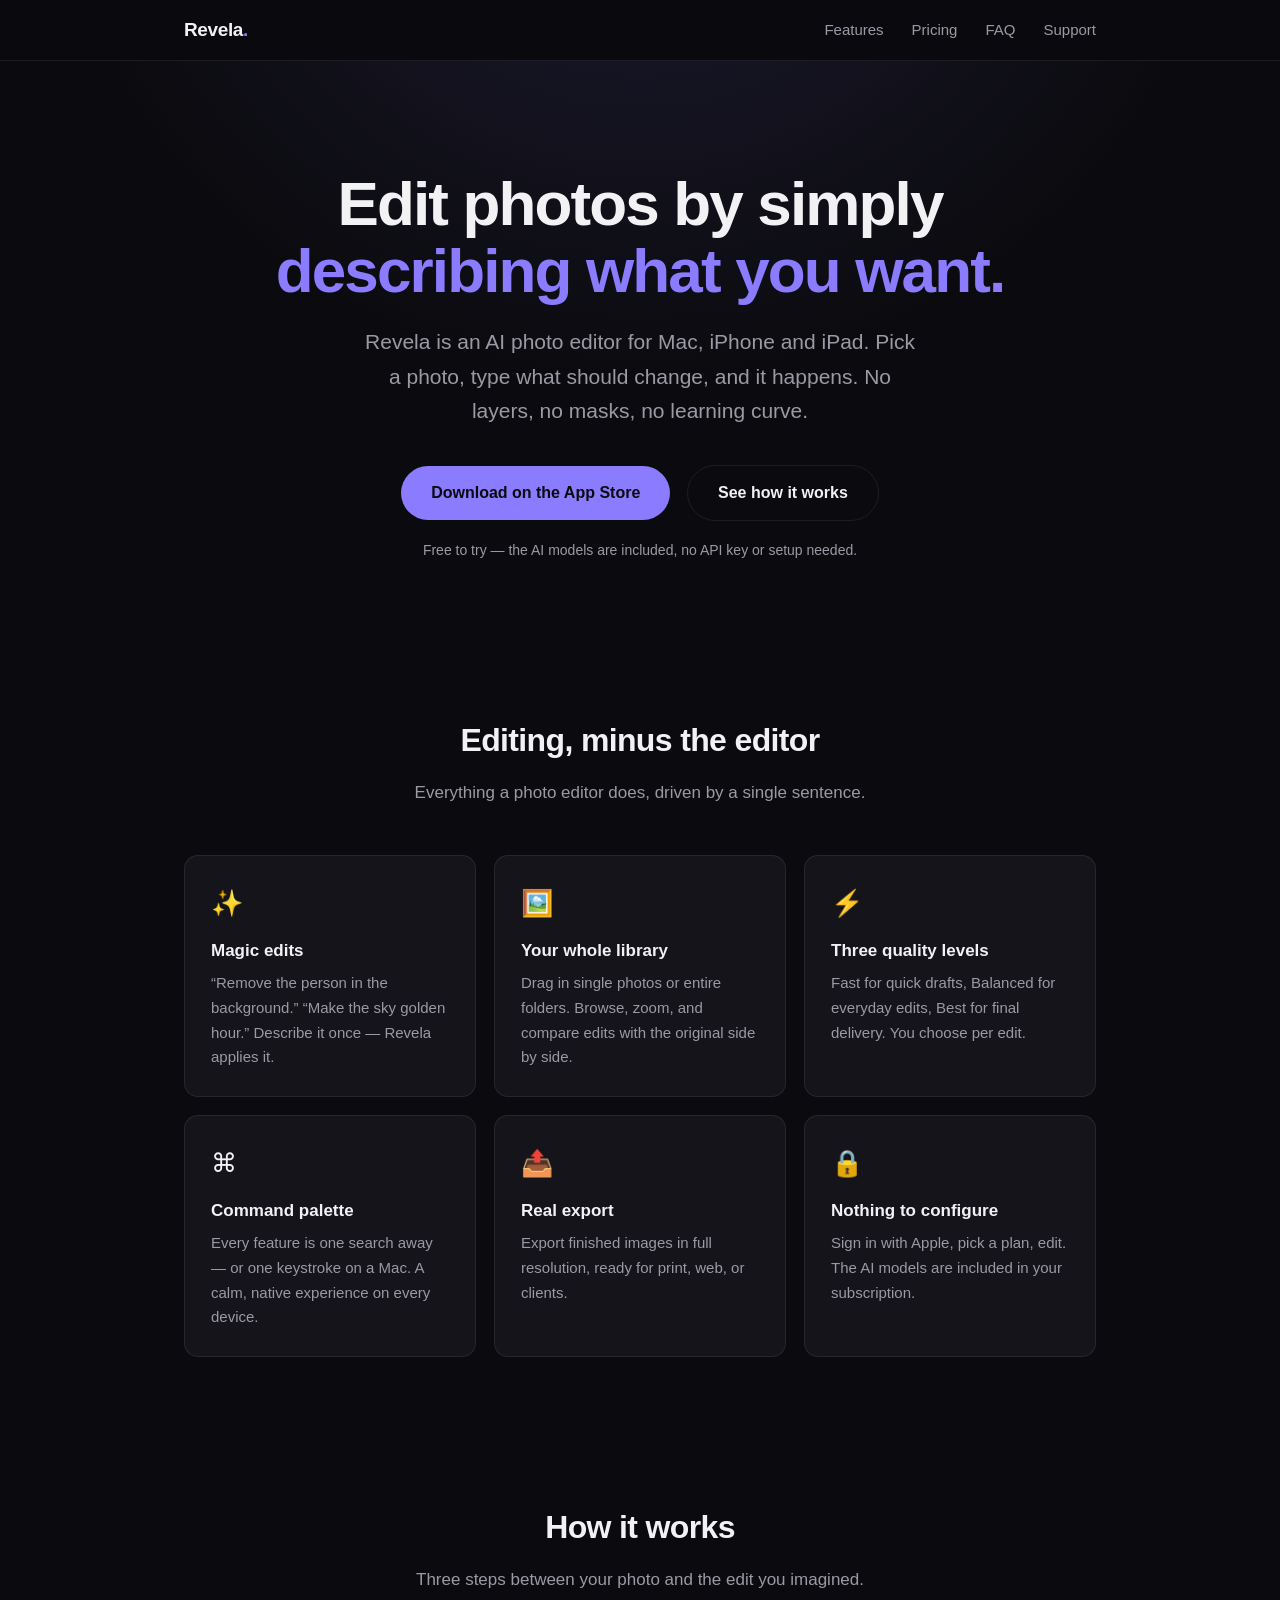
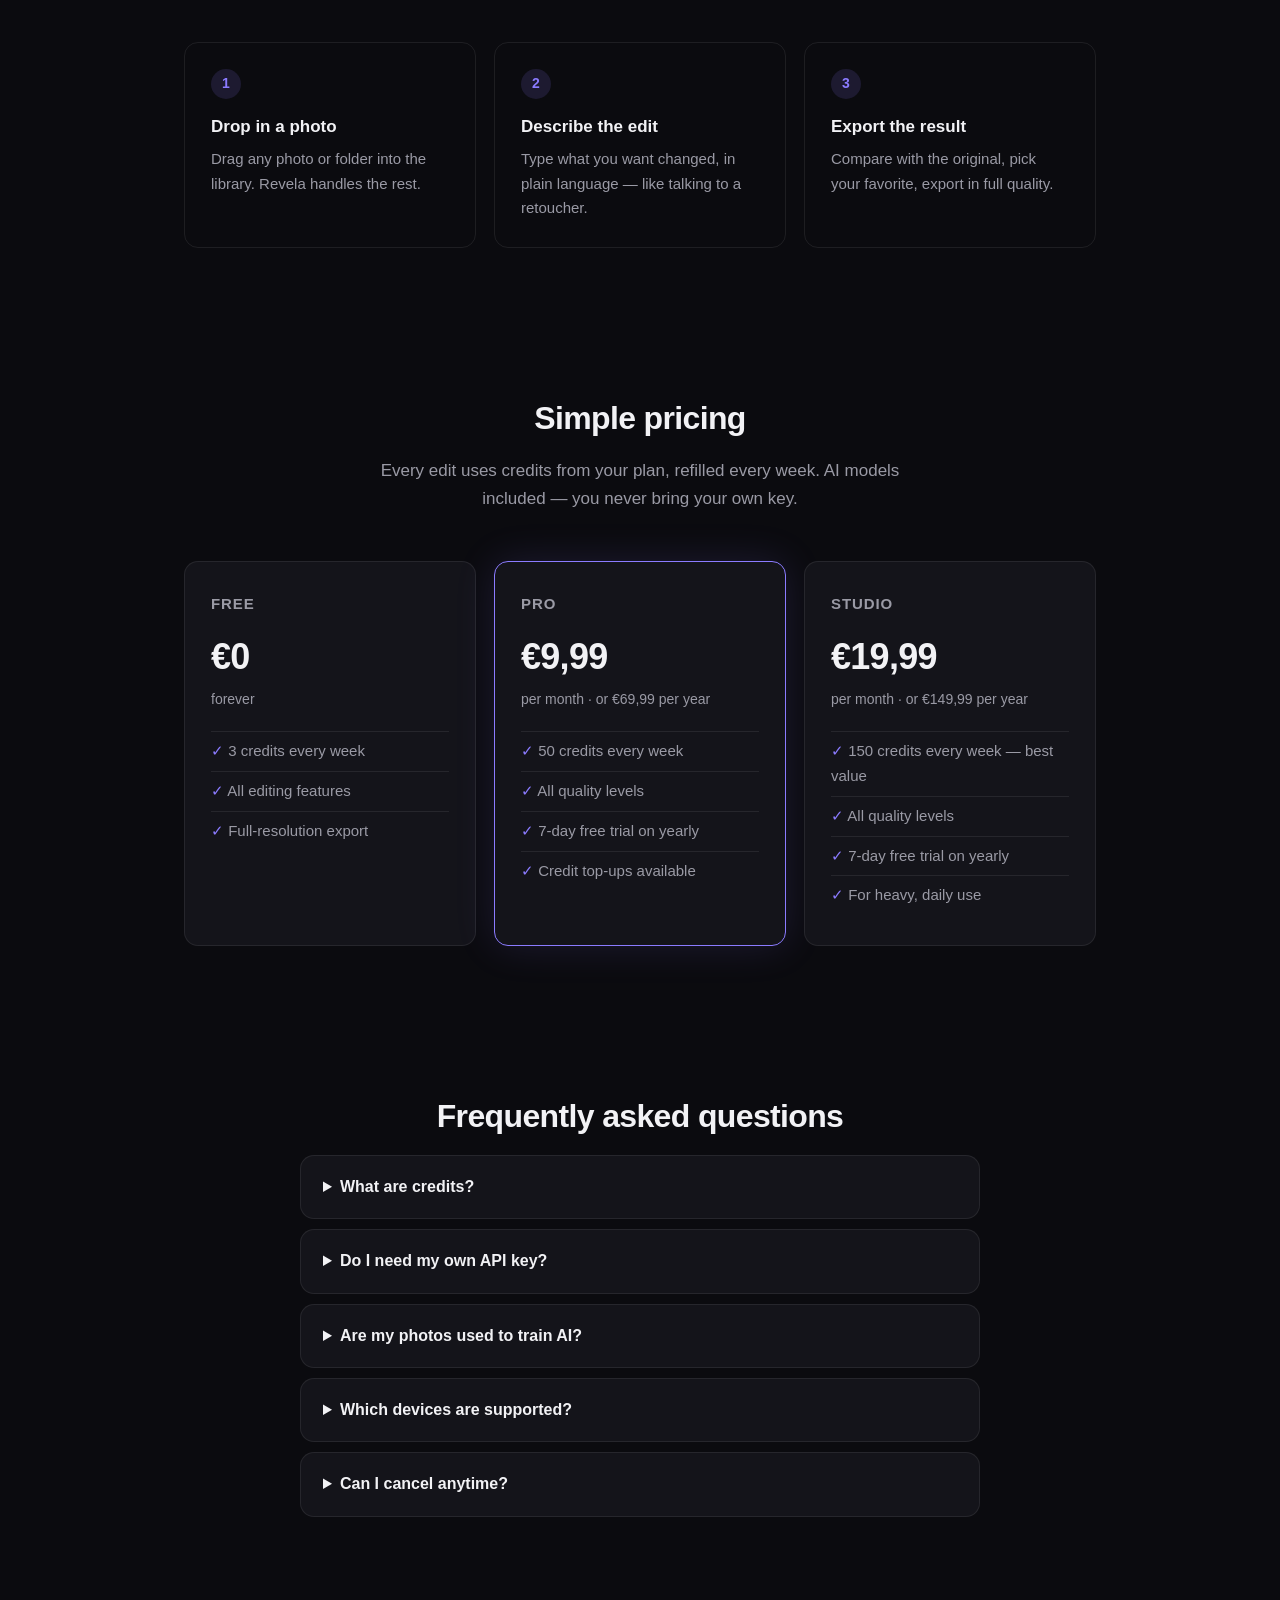
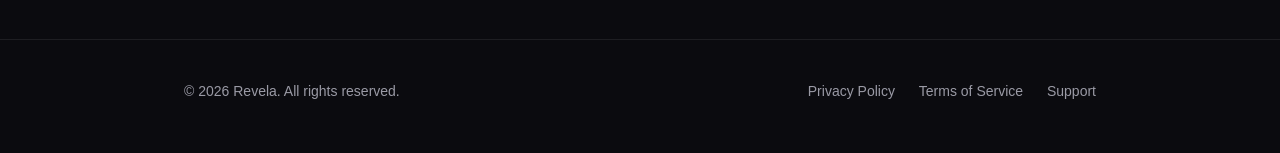
<file: index.html>
<!DOCTYPE html>
<html lang="en">
<head>
  <meta charset="UTF-8">
  <meta name="viewport" content="width=device-width, initial-scale=1.0">
  <title>Revela — Edit photos by describing what you want</title>
  <meta name="description" content="Revela is an app for Mac, iPhone and iPad that edits your photos with AI. Drop in a photo, describe the edit in plain language, and watch it happen. No layers, no learning curve.">
  <meta property="og:title" content="Revela — Edit photos by describing what you want">
  <meta property="og:description" content="AI photo editing for Mac, iPhone and iPad. Describe the edit. Revela does the rest.">
  <meta property="og:type" content="website">
  <link rel="stylesheet" href="style.css">
</head>
<body>

<nav>
  <div class="wrap">
    <a class="brand" href="index.html">Revela<span>.</span></a>
    <div class="links">
      <a href="#features">Features</a>
      <a href="#pricing">Pricing</a>
      <a href="#faq">FAQ</a>
      <a href="support.html">Support</a>
    </div>
  </div>
</nav>

<header class="hero">
  <div class="wrap">
    <h1>Edit photos by simply<br><em>describing what you want.</em></h1>
    <p class="lede">Revela is an AI photo editor for Mac, iPhone and iPad. Pick a photo, type what should change, and it happens. No layers, no masks, no learning curve.</p>
    <a class="cta" href="#pricing">Download on the App Store</a>
    <a class="cta ghost" href="#how">See how it works</a>
    <p class="note">Free to try — the AI models are included, no API key or setup needed.</p>
  </div>
</header>

<section id="features">
  <div class="wrap">
    <h2>Editing, minus the editor</h2>
    <p class="sub">Everything a photo editor does, driven by a single sentence.</p>
    <div class="grid">
      <div class="card">
        <div class="icon">✨</div>
        <h3>Magic edits</h3>
        <p>“Remove the person in the background.” “Make the sky golden hour.” Describe it once — Revela applies it.</p>
      </div>
      <div class="card">
        <div class="icon">🖼️</div>
        <h3>Your whole library</h3>
        <p>Drag in single photos or entire folders. Browse, zoom, and compare edits with the original side by side.</p>
      </div>
      <div class="card">
        <div class="icon">⚡</div>
        <h3>Three quality levels</h3>
        <p>Fast for quick drafts, Balanced for everyday edits, Best for final delivery. You choose per edit.</p>
      </div>
      <div class="card">
        <div class="icon">⌘</div>
        <h3>Command palette</h3>
        <p>Every feature is one search away — or one keystroke on a Mac. A calm, native experience on every device.</p>
      </div>
      <div class="card">
        <div class="icon">📤</div>
        <h3>Real export</h3>
        <p>Export finished images in full resolution, ready for print, web, or clients.</p>
      </div>
      <div class="card">
        <div class="icon">🔒</div>
        <h3>Nothing to configure</h3>
        <p>Sign in with Apple, pick a plan, edit. The AI models are included in your subscription.</p>
      </div>
    </div>
  </div>
</section>

<section id="how">
  <div class="wrap">
    <h2>How it works</h2>
    <p class="sub">Three steps between your photo and the edit you imagined.</p>
    <div class="steps">
      <div class="step">
        <h3>Drop in a photo</h3>
        <p>Drag any photo or folder into the library. Revela handles the rest.</p>
      </div>
      <div class="step">
        <h3>Describe the edit</h3>
        <p>Type what you want changed, in plain language — like talking to a retoucher.</p>
      </div>
      <div class="step">
        <h3>Export the result</h3>
        <p>Compare with the original, pick your favorite, export in full quality.</p>
      </div>
    </div>
  </div>
</section>

<section id="pricing">
  <div class="wrap">
    <h2>Simple pricing</h2>
    <p class="sub">Every edit uses credits from your plan, refilled every week. AI models included — you never bring your own key.</p>
    <div class="plans">
      <div class="plan">
        <div class="name">Free</div>
        <div class="price">€0</div>
        <div class="per">forever</div>
        <ul>
          <li>3 credits every week</li>
          <li>All editing features</li>
          <li>Full-resolution export</li>
        </ul>
      </div>
      <div class="plan featured">
        <div class="name">Pro</div>
        <div class="price">€9,99</div>
        <div class="per">per month · or €69,99 per year</div>
        <ul>
          <li>50 credits every week</li>
          <li>All quality levels</li>
          <li>7-day free trial on yearly</li>
          <li>Credit top-ups available</li>
        </ul>
      </div>
      <div class="plan">
        <div class="name">Studio</div>
        <div class="price">€19,99</div>
        <div class="per">per month · or €149,99 per year</div>
        <ul>
          <li>150 credits every week — best value</li>
          <li>All quality levels</li>
          <li>7-day free trial on yearly</li>
          <li>For heavy, daily use</li>
        </ul>
      </div>
    </div>
  </div>
</section>

<section id="faq">
  <div class="wrap">
    <h2>Frequently asked questions</h2>
    <div class="faq">
      <details>
        <summary>What are credits?</summary>
        <p>Each AI edit costs credits depending on the quality you choose: Fast costs 1 credit, Balanced 2, and Best 8. Your plan refills credits every week, and subscribers can buy top-ups anytime. Fair-use limits apply — see the <a href="terms.html">Terms</a>.</p>
      </details>
      <details>
        <summary>Do I need my own API key?</summary>
        <p>No. The AI models are included in every plan — even Free. Sign in, pick a plan, and start editing.</p>
      </details>
      <details>
        <summary>Are my photos used to train AI?</summary>
        <p>No. Edits to light, colour and looks happen on your device and are never uploaded. Generative edits (like replacing the sky) are made by OpenAI, the company behind ChatGPT: a downscaled copy of that photo is sent only for that edit, after you give permission, and OpenAI doesn't use it for training. You can switch cloud edits off in Settings → Privacy. See our <a href="privacy.html">Privacy Policy</a> for details.</p>
      </details>
      <details>
        <summary>Which devices are supported?</summary>
        <p>Revela runs on Mac (macOS 26.5 or later), iPhone and iPad (iOS and iPadOS 26 or later). It's built natively in Swift for a fast, calm experience, and one subscription works on all your devices.</p>
      </details>
      <details>
        <summary>Can I cancel anytime?</summary>
        <p>Yes. Subscriptions are managed through the App Store and can be cancelled anytime in your Apple ID settings. You keep your plan until the end of the billing period.</p>
      </details>
    </div>
  </div>
</section>

<footer>
  <div class="wrap">
    <div>© 2026 Revela. All rights reserved.</div>
    <div>
      <a href="privacy.html">Privacy Policy</a>
      <a href="terms.html">Terms of Service</a>
      <a href="support.html">Support</a>
    </div>
  </div>
</footer>

</body>
</html>
</file>
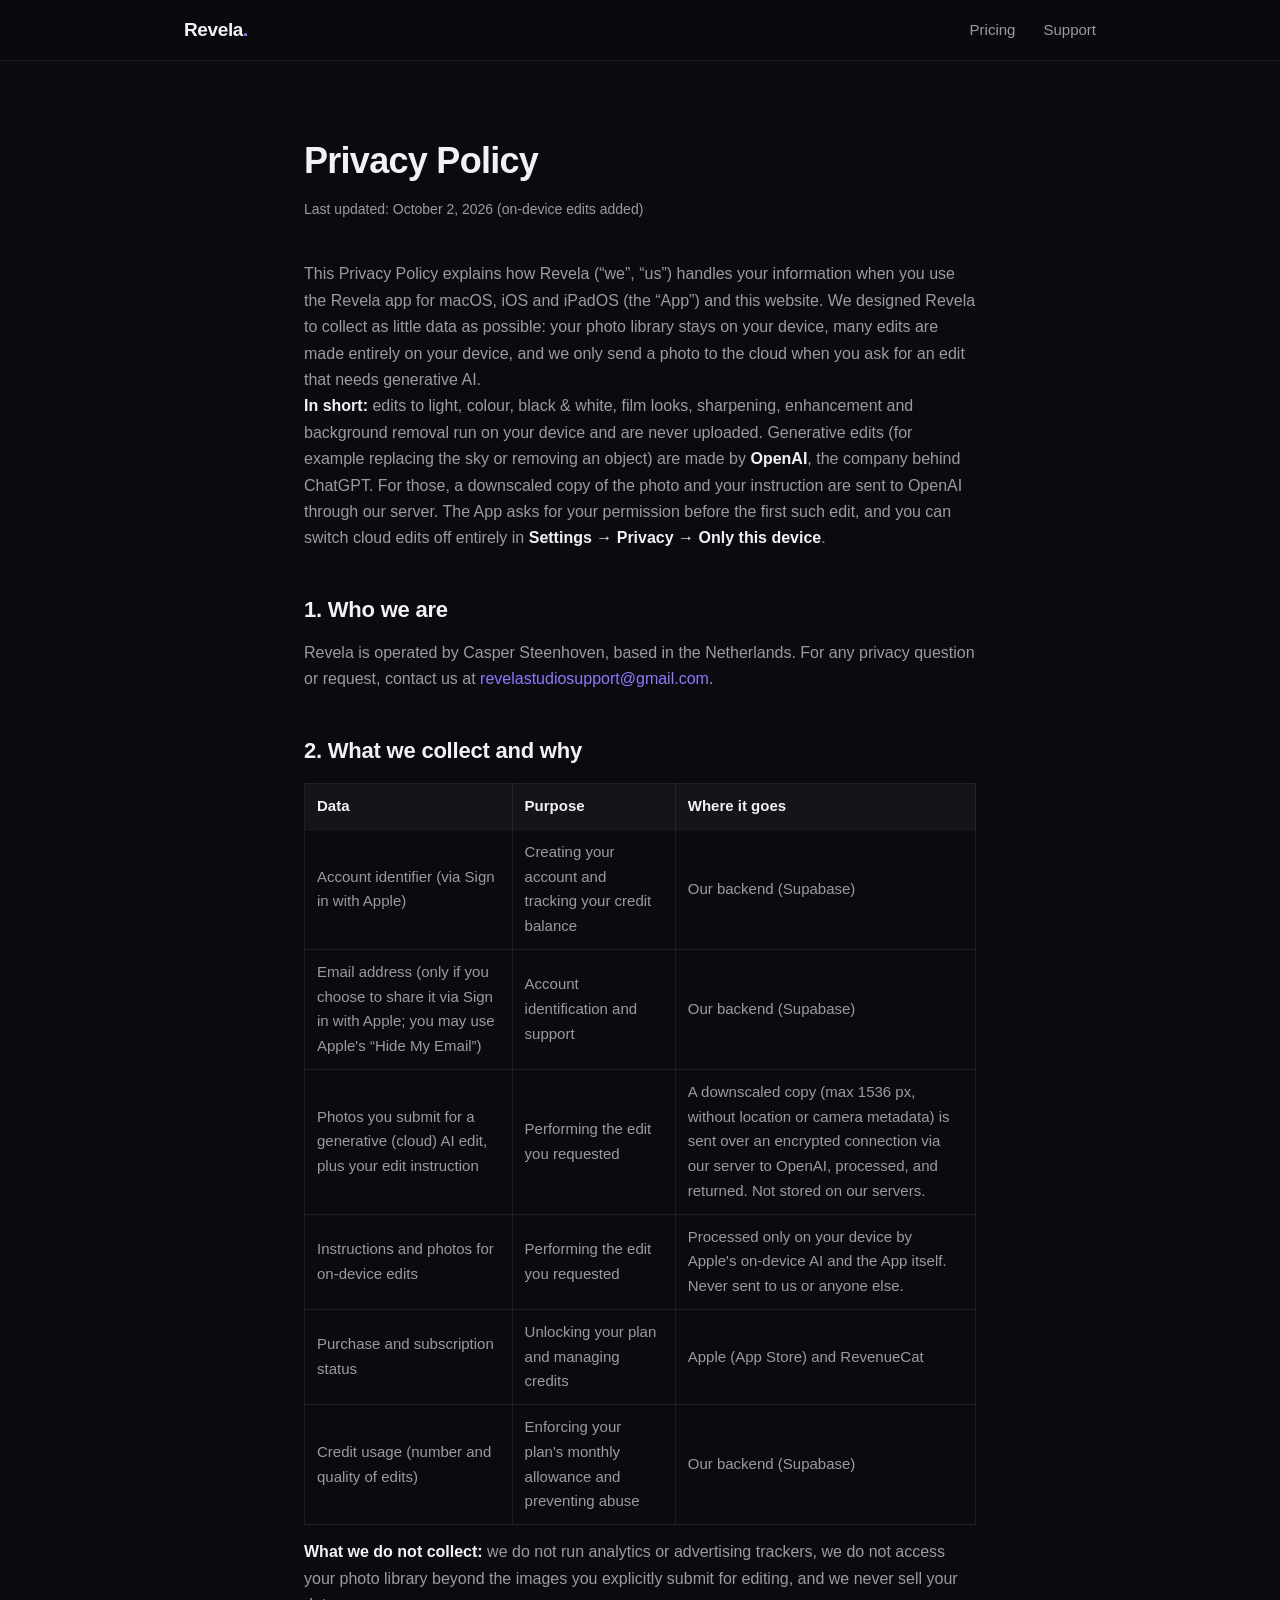
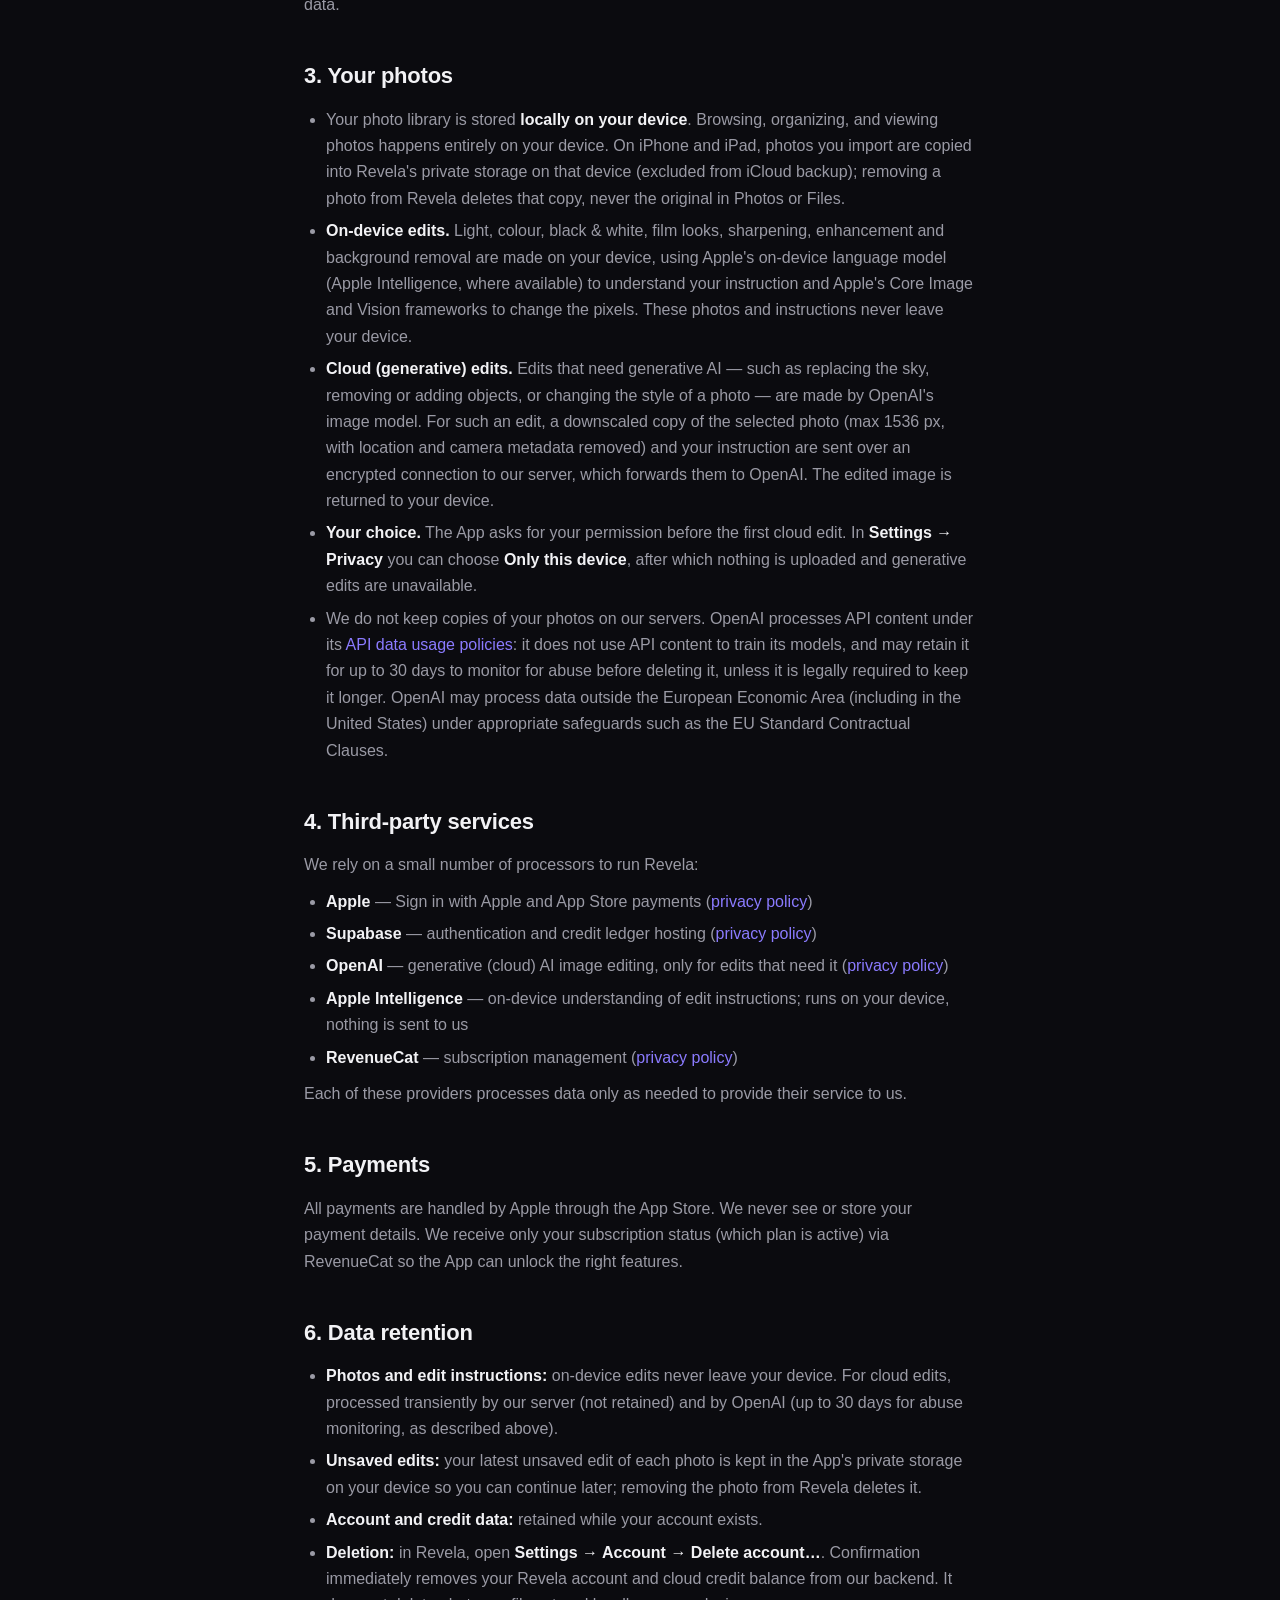
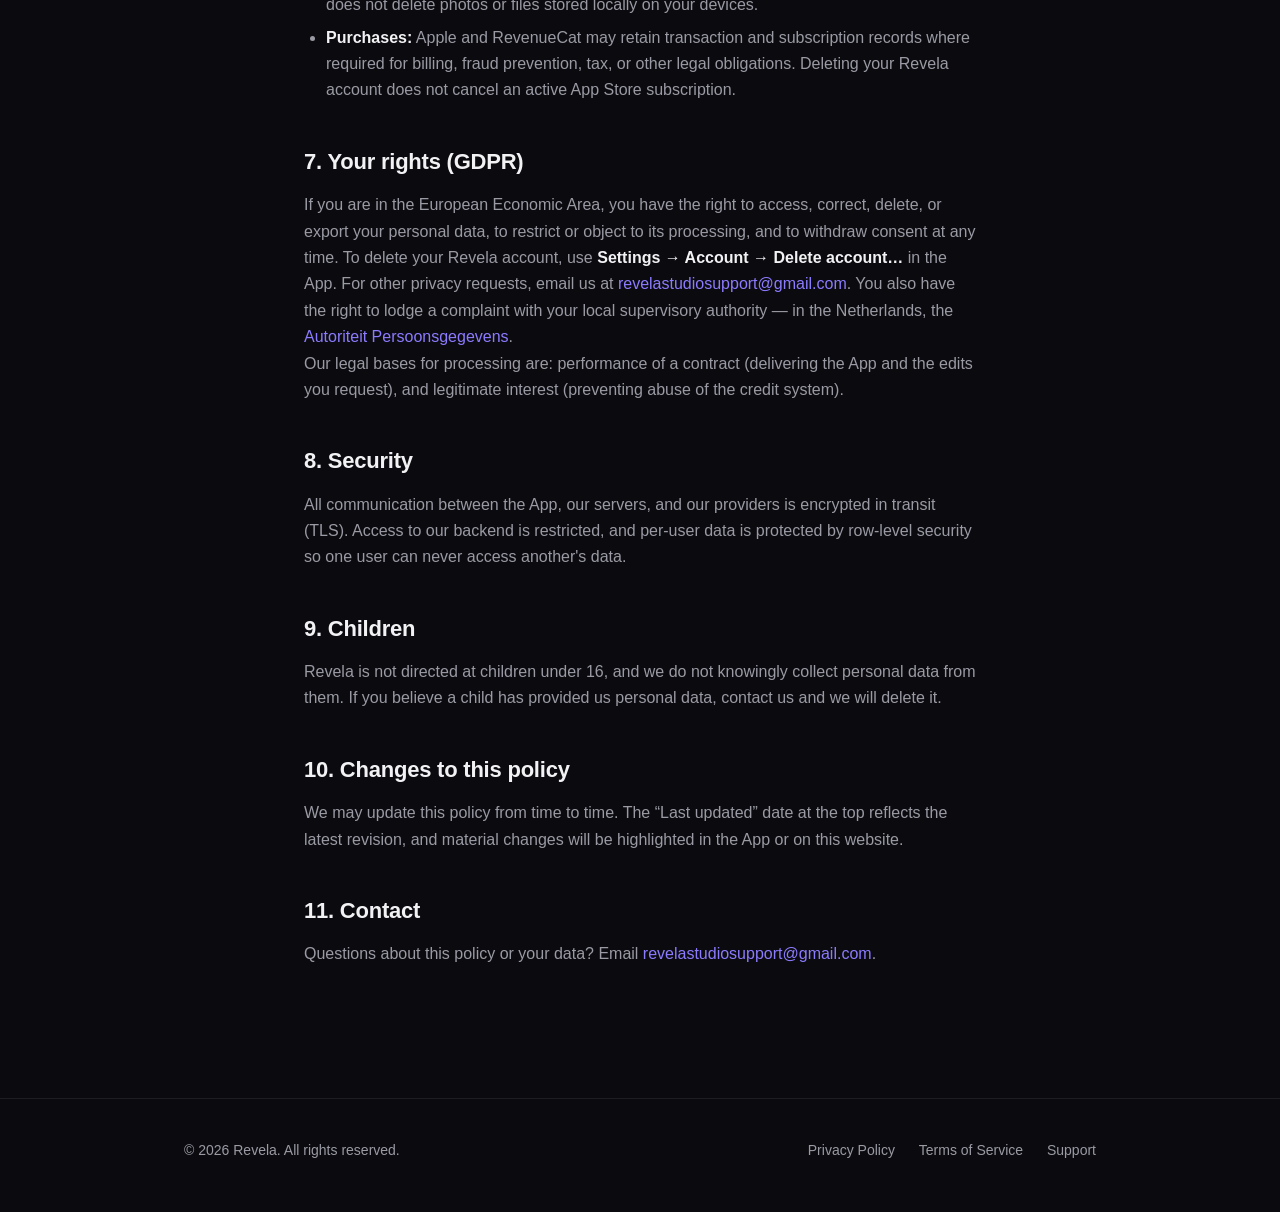
<file: privacy.html>
<!DOCTYPE html>
<html lang="en">
<head>
  <meta charset="UTF-8">
  <meta name="viewport" content="width=device-width, initial-scale=1.0">
  <title>Privacy Policy — Revela</title>
  <meta name="description" content="Privacy Policy for Revela, the AI photo editor for Mac, iPhone and iPad.">
  <link rel="stylesheet" href="style.css">
</head>
<body>

<nav>
  <div class="wrap">
    <a class="brand" href="index.html">Revela<span>.</span></a>
    <div class="links">
      <a href="index.html#pricing">Pricing</a>
      <a href="support.html">Support</a>
    </div>
  </div>
</nav>

<main class="legal">
  <h1>Privacy Policy</h1>
  <p class="updated">Last updated: October 2, 2026 (on-device edits added)</p>

  <p>This Privacy Policy explains how Revela (“we”, “us”) handles your information when you use the Revela app for macOS, iOS and iPadOS (the “App”) and this website. We designed Revela to collect as little data as possible: your photo library stays on your device, many edits are made entirely on your device, and we only send a photo to the cloud when you ask for an edit that needs generative AI.</p>

  <p><strong>In short:</strong> edits to light, colour, black &amp; white, film looks, sharpening, enhancement and background removal run on your device and are never uploaded. Generative edits (for example replacing the sky or removing an object) are made by <strong>OpenAI</strong>, the company behind ChatGPT. For those, a downscaled copy of the photo and your instruction are sent to OpenAI through our server. The App asks for your permission before the first such edit, and you can switch cloud edits off entirely in <strong>Settings → Privacy → Only this device</strong>.</p>

  <h2>1. Who we are</h2>
  <p>Revela is operated by Casper Steenhoven, based in the Netherlands. For any privacy question or request, contact us at <a href="mailto:revelastudiosupport@gmail.com">revelastudiosupport@gmail.com</a>.</p>

  <h2>2. What we collect and why</h2>
  <table>
    <tr><th>Data</th><th>Purpose</th><th>Where it goes</th></tr>
    <tr>
      <td>Account identifier (via Sign in with Apple)</td>
      <td>Creating your account and tracking your credit balance</td>
      <td>Our backend (Supabase)</td>
    </tr>
    <tr>
      <td>Email address (only if you choose to share it via Sign in with Apple; you may use Apple's “Hide My Email”)</td>
      <td>Account identification and support</td>
      <td>Our backend (Supabase)</td>
    </tr>
    <tr>
      <td>Photos you submit for a generative (cloud) AI edit, plus your edit instruction</td>
      <td>Performing the edit you requested</td>
      <td>A downscaled copy (max 1536 px, without location or camera metadata) is sent over an encrypted connection via our server to OpenAI, processed, and returned. Not stored on our servers.</td>
    </tr>
    <tr>
      <td>Instructions and photos for on-device edits</td>
      <td>Performing the edit you requested</td>
      <td>Processed only on your device by Apple's on-device AI and the App itself. Never sent to us or anyone else.</td>
    </tr>
    <tr>
      <td>Purchase and subscription status</td>
      <td>Unlocking your plan and managing credits</td>
      <td>Apple (App Store) and RevenueCat</td>
    </tr>
    <tr>
      <td>Credit usage (number and quality of edits)</td>
      <td>Enforcing your plan's monthly allowance and preventing abuse</td>
      <td>Our backend (Supabase)</td>
    </tr>
  </table>

  <p><strong>What we do not collect:</strong> we do not run analytics or advertising trackers, we do not access your photo library beyond the images you explicitly submit for editing, and we never sell your data.</p>

  <h2>3. Your photos</h2>
  <ul>
    <li>Your photo library is stored <strong>locally on your device</strong>. Browsing, organizing, and viewing photos happens entirely on your device. On iPhone and iPad, photos you import are copied into Revela's private storage on that device (excluded from iCloud backup); removing a photo from Revela deletes that copy, never the original in Photos or Files.</li>
    <li><strong>On-device edits.</strong> Light, colour, black &amp; white, film looks, sharpening, enhancement and background removal are made on your device, using Apple's on-device language model (Apple Intelligence, where available) to understand your instruction and Apple's Core Image and Vision frameworks to change the pixels. These photos and instructions never leave your device.</li>
    <li><strong>Cloud (generative) edits.</strong> Edits that need generative AI — such as replacing the sky, removing or adding objects, or changing the style of a photo — are made by OpenAI's image model. For such an edit, a downscaled copy of the selected photo (max 1536 px, with location and camera metadata removed) and your instruction are sent over an encrypted connection to our server, which forwards them to OpenAI. The edited image is returned to your device.</li>
    <li><strong>Your choice.</strong> The App asks for your permission before the first cloud edit. In <strong>Settings → Privacy</strong> you can choose <strong>Only this device</strong>, after which nothing is uploaded and generative edits are unavailable.</li>
    <li>We do not keep copies of your photos on our servers. OpenAI processes API content under its <a href="https://openai.com/policies/api-data-usage-policies" rel="noopener">API data usage policies</a>: it does not use API content to train its models, and may retain it for up to 30 days to monitor for abuse before deleting it, unless it is legally required to keep it longer. OpenAI may process data outside the European Economic Area (including in the United States) under appropriate safeguards such as the EU Standard Contractual Clauses.</li>
  </ul>

  <h2>4. Third-party services</h2>
  <p>We rely on a small number of processors to run Revela:</p>
  <ul>
    <li><strong>Apple</strong> — Sign in with Apple and App Store payments (<a href="https://www.apple.com/legal/privacy/" rel="noopener">privacy policy</a>)</li>
    <li><strong>Supabase</strong> — authentication and credit ledger hosting (<a href="https://supabase.com/privacy" rel="noopener">privacy policy</a>)</li>
    <li><strong>OpenAI</strong> — generative (cloud) AI image editing, only for edits that need it (<a href="https://openai.com/policies/privacy-policy" rel="noopener">privacy policy</a>)</li>
    <li><strong>Apple Intelligence</strong> — on-device understanding of edit instructions; runs on your device, nothing is sent to us</li>
    <li><strong>RevenueCat</strong> — subscription management (<a href="https://www.revenuecat.com/privacy" rel="noopener">privacy policy</a>)</li>
  </ul>
  <p>Each of these providers processes data only as needed to provide their service to us.</p>

  <h2>5. Payments</h2>
  <p>All payments are handled by Apple through the App Store. We never see or store your payment details. We receive only your subscription status (which plan is active) via RevenueCat so the App can unlock the right features.</p>

  <h2>6. Data retention</h2>
  <ul>
    <li><strong>Photos and edit instructions:</strong> on-device edits never leave your device. For cloud edits, processed transiently by our server (not retained) and by OpenAI (up to 30 days for abuse monitoring, as described above).</li>
    <li><strong>Unsaved edits:</strong> your latest unsaved edit of each photo is kept in the App's private storage on your device so you can continue later; removing the photo from Revela deletes it.</li>
    <li><strong>Account and credit data:</strong> retained while your account exists.</li>
    <li><strong>Deletion:</strong> in Revela, open <strong>Settings → Account → Delete account…</strong>. Confirmation immediately removes your Revela account and cloud credit balance from our backend. It does not delete photos or files stored locally on your devices.</li>
    <li><strong>Purchases:</strong> Apple and RevenueCat may retain transaction and subscription records where required for billing, fraud prevention, tax, or other legal obligations. Deleting your Revela account does not cancel an active App Store subscription.</li>
  </ul>

  <h2>7. Your rights (GDPR)</h2>
  <p>If you are in the European Economic Area, you have the right to access, correct, delete, or export your personal data, to restrict or object to its processing, and to withdraw consent at any time. To delete your Revela account, use <strong>Settings → Account → Delete account…</strong> in the App. For other privacy requests, email us at <a href="mailto:revelastudiosupport@gmail.com">revelastudiosupport@gmail.com</a>. You also have the right to lodge a complaint with your local supervisory authority — in the Netherlands, the <a href="https://autoriteitpersoonsgegevens.nl" rel="noopener">Autoriteit Persoonsgegevens</a>.</p>
  <p>Our legal bases for processing are: performance of a contract (delivering the App and the edits you request), and legitimate interest (preventing abuse of the credit system).</p>

  <h2>8. Security</h2>
  <p>All communication between the App, our servers, and our providers is encrypted in transit (TLS). Access to our backend is restricted, and per-user data is protected by row-level security so one user can never access another's data.</p>

  <h2>9. Children</h2>
  <p>Revela is not directed at children under 16, and we do not knowingly collect personal data from them. If you believe a child has provided us personal data, contact us and we will delete it.</p>

  <h2>10. Changes to this policy</h2>
  <p>We may update this policy from time to time. The “Last updated” date at the top reflects the latest revision, and material changes will be highlighted in the App or on this website.</p>

  <h2>11. Contact</h2>
  <p>Questions about this policy or your data? Email <a href="mailto:revelastudiosupport@gmail.com">revelastudiosupport@gmail.com</a>.</p>
</main>

<footer>
  <div class="wrap">
    <div>© 2026 Revela. All rights reserved.</div>
    <div>
      <a href="privacy.html">Privacy Policy</a>
      <a href="terms.html">Terms of Service</a>
      <a href="support.html">Support</a>
    </div>
  </div>
</footer>

</body>
</html>
</file>
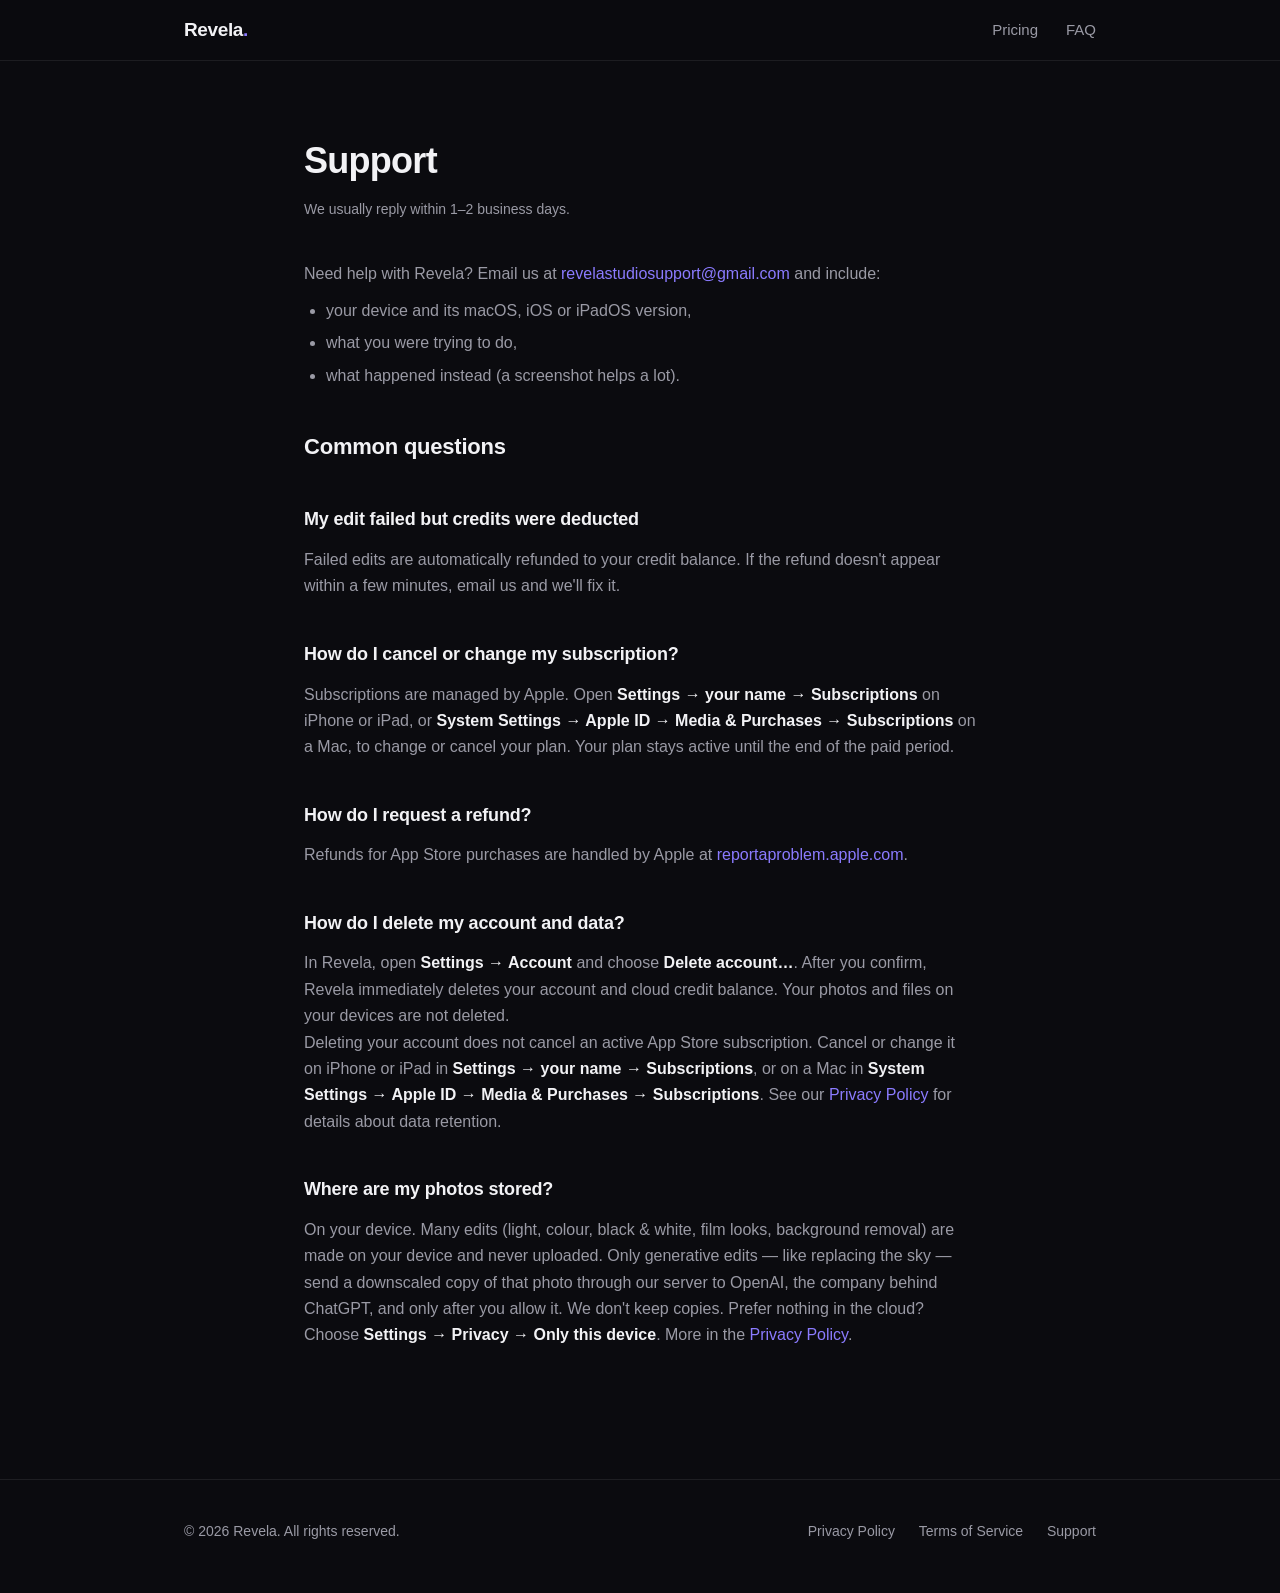
<file: support.html>
<!DOCTYPE html>
<html lang="en">
<head>
  <meta charset="UTF-8">
  <meta name="viewport" content="width=device-width, initial-scale=1.0">
  <title>Support — Revela</title>
  <meta name="description" content="Get help with Revela, the AI photo editor for Mac, iPhone and iPad.">
  <link rel="stylesheet" href="style.css">
</head>
<body>

<nav>
  <div class="wrap">
    <a class="brand" href="index.html">Revela<span>.</span></a>
    <div class="links">
      <a href="index.html#pricing">Pricing</a>
      <a href="index.html#faq">FAQ</a>
    </div>
  </div>
</nav>

<main class="legal">
  <h1>Support</h1>
  <p class="updated">We usually reply within 1–2 business days.</p>

  <p>Need help with Revela? Email us at <a href="mailto:revelastudiosupport@gmail.com?subject=Revela%20support">revelastudiosupport@gmail.com</a> and include:</p>
  <ul>
    <li>your device and its macOS, iOS or iPadOS version,</li>
    <li>what you were trying to do,</li>
    <li>what happened instead (a screenshot helps a lot).</li>
  </ul>

  <h2>Common questions</h2>

  <h2 style="font-size:18px">My edit failed but credits were deducted</h2>
  <p>Failed edits are automatically refunded to your credit balance. If the refund doesn't appear within a few minutes, email us and we'll fix it.</p>

  <h2 style="font-size:18px">How do I cancel or change my subscription?</h2>
  <p>Subscriptions are managed by Apple. Open <strong>Settings → your name → Subscriptions</strong> on iPhone or iPad, or <strong>System Settings → Apple ID → Media &amp; Purchases → Subscriptions</strong> on a Mac, to change or cancel your plan. Your plan stays active until the end of the paid period.</p>

  <h2 style="font-size:18px">How do I request a refund?</h2>
  <p>Refunds for App Store purchases are handled by Apple at <a href="https://reportaproblem.apple.com" rel="noopener">reportaproblem.apple.com</a>.</p>

  <h2 style="font-size:18px">How do I delete my account and data?</h2>
  <p>In Revela, open <strong>Settings → Account</strong> and choose <strong>Delete account…</strong>. After you confirm, Revela immediately deletes your account and cloud credit balance. Your photos and files on your devices are not deleted.</p>
  <p>Deleting your account does not cancel an active App Store subscription. Cancel or change it on iPhone or iPad in <strong>Settings → your name → Subscriptions</strong>, or on a Mac in <strong>System Settings → Apple ID → Media &amp; Purchases → Subscriptions</strong>. See our <a href="privacy.html">Privacy Policy</a> for details about data retention.</p>

  <h2 style="font-size:18px">Where are my photos stored?</h2>
  <p>On your device. Many edits (light, colour, black &amp; white, film looks, background removal) are made on your device and never uploaded. Only generative edits — like replacing the sky — send a downscaled copy of that photo through our server to OpenAI, the company behind ChatGPT, and only after you allow it. We don't keep copies. Prefer nothing in the cloud? Choose <strong>Settings → Privacy → Only this device</strong>. More in the <a href="privacy.html">Privacy Policy</a>.</p>
</main>

<footer>
  <div class="wrap">
    <div>© 2026 Revela. All rights reserved.</div>
    <div>
      <a href="privacy.html">Privacy Policy</a>
      <a href="terms.html">Terms of Service</a>
      <a href="support.html">Support</a>
    </div>
  </div>
</footer>

</body>
</html>
</file>
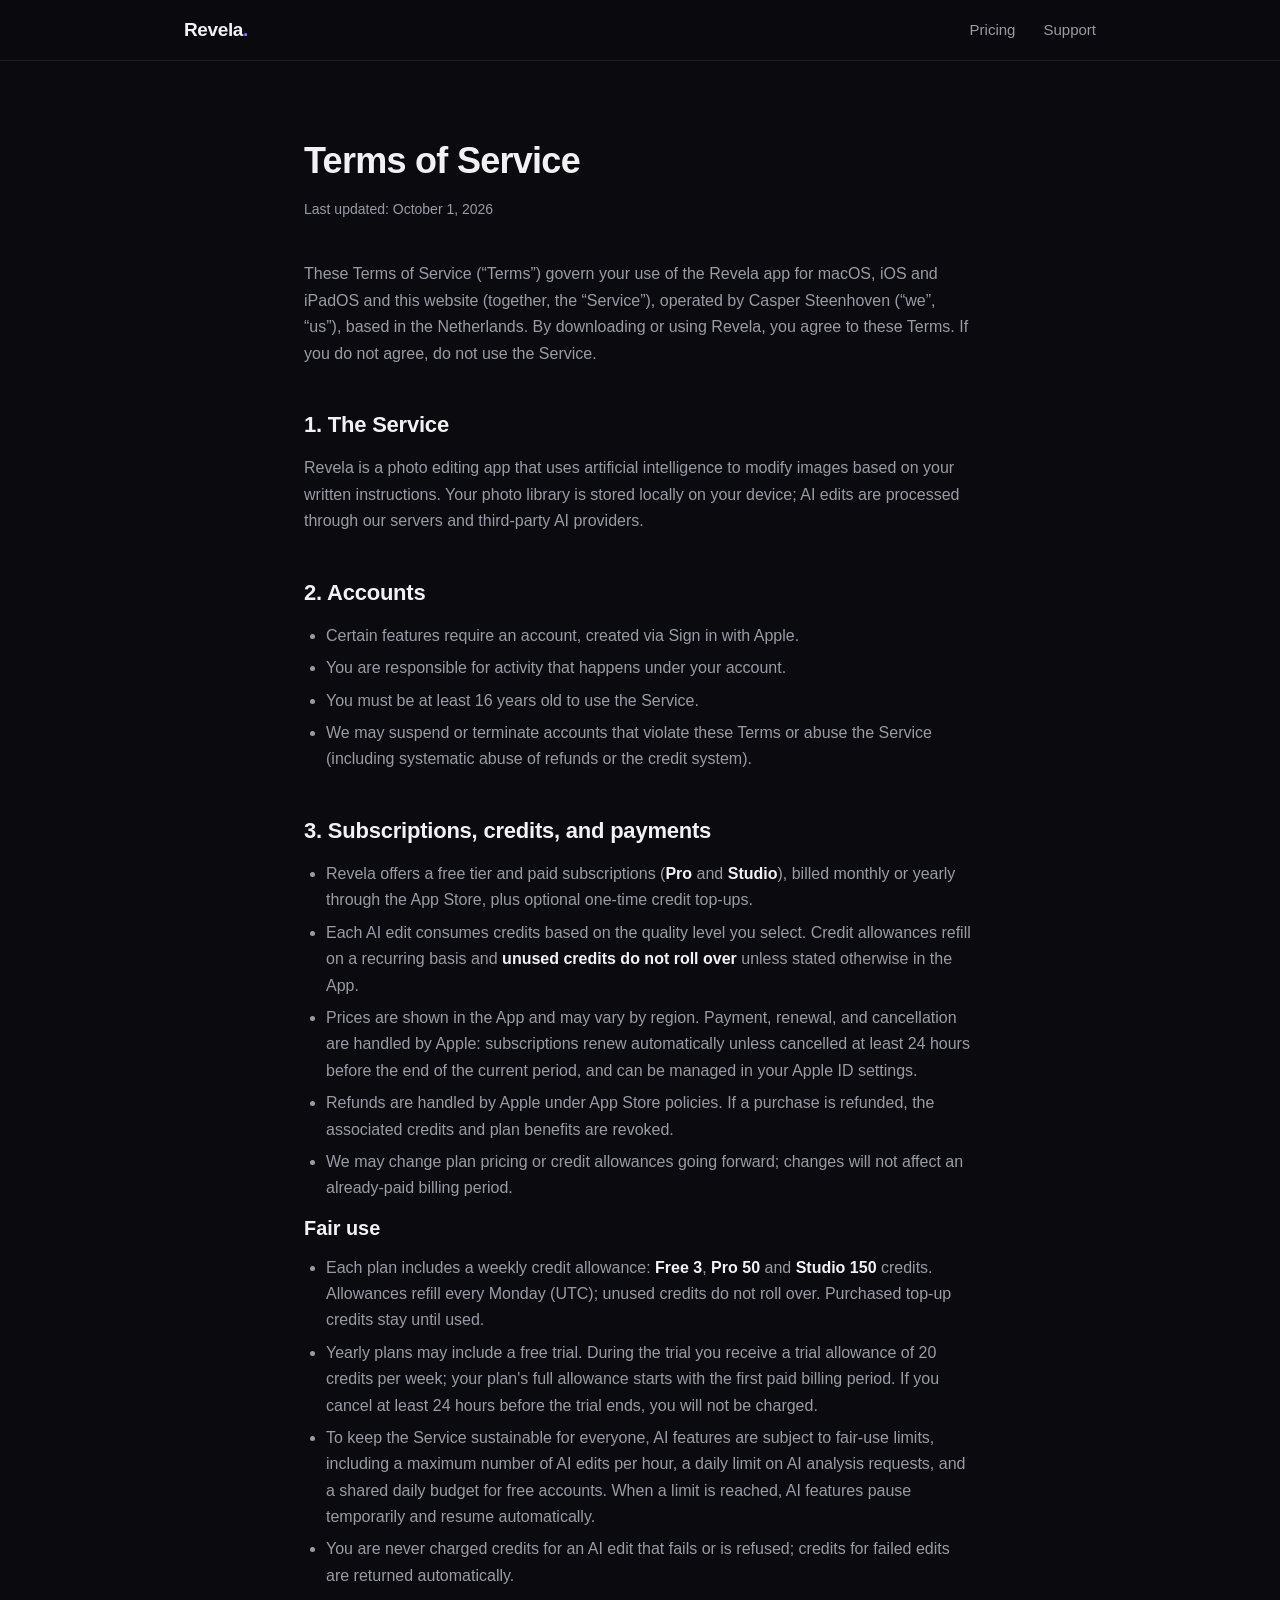
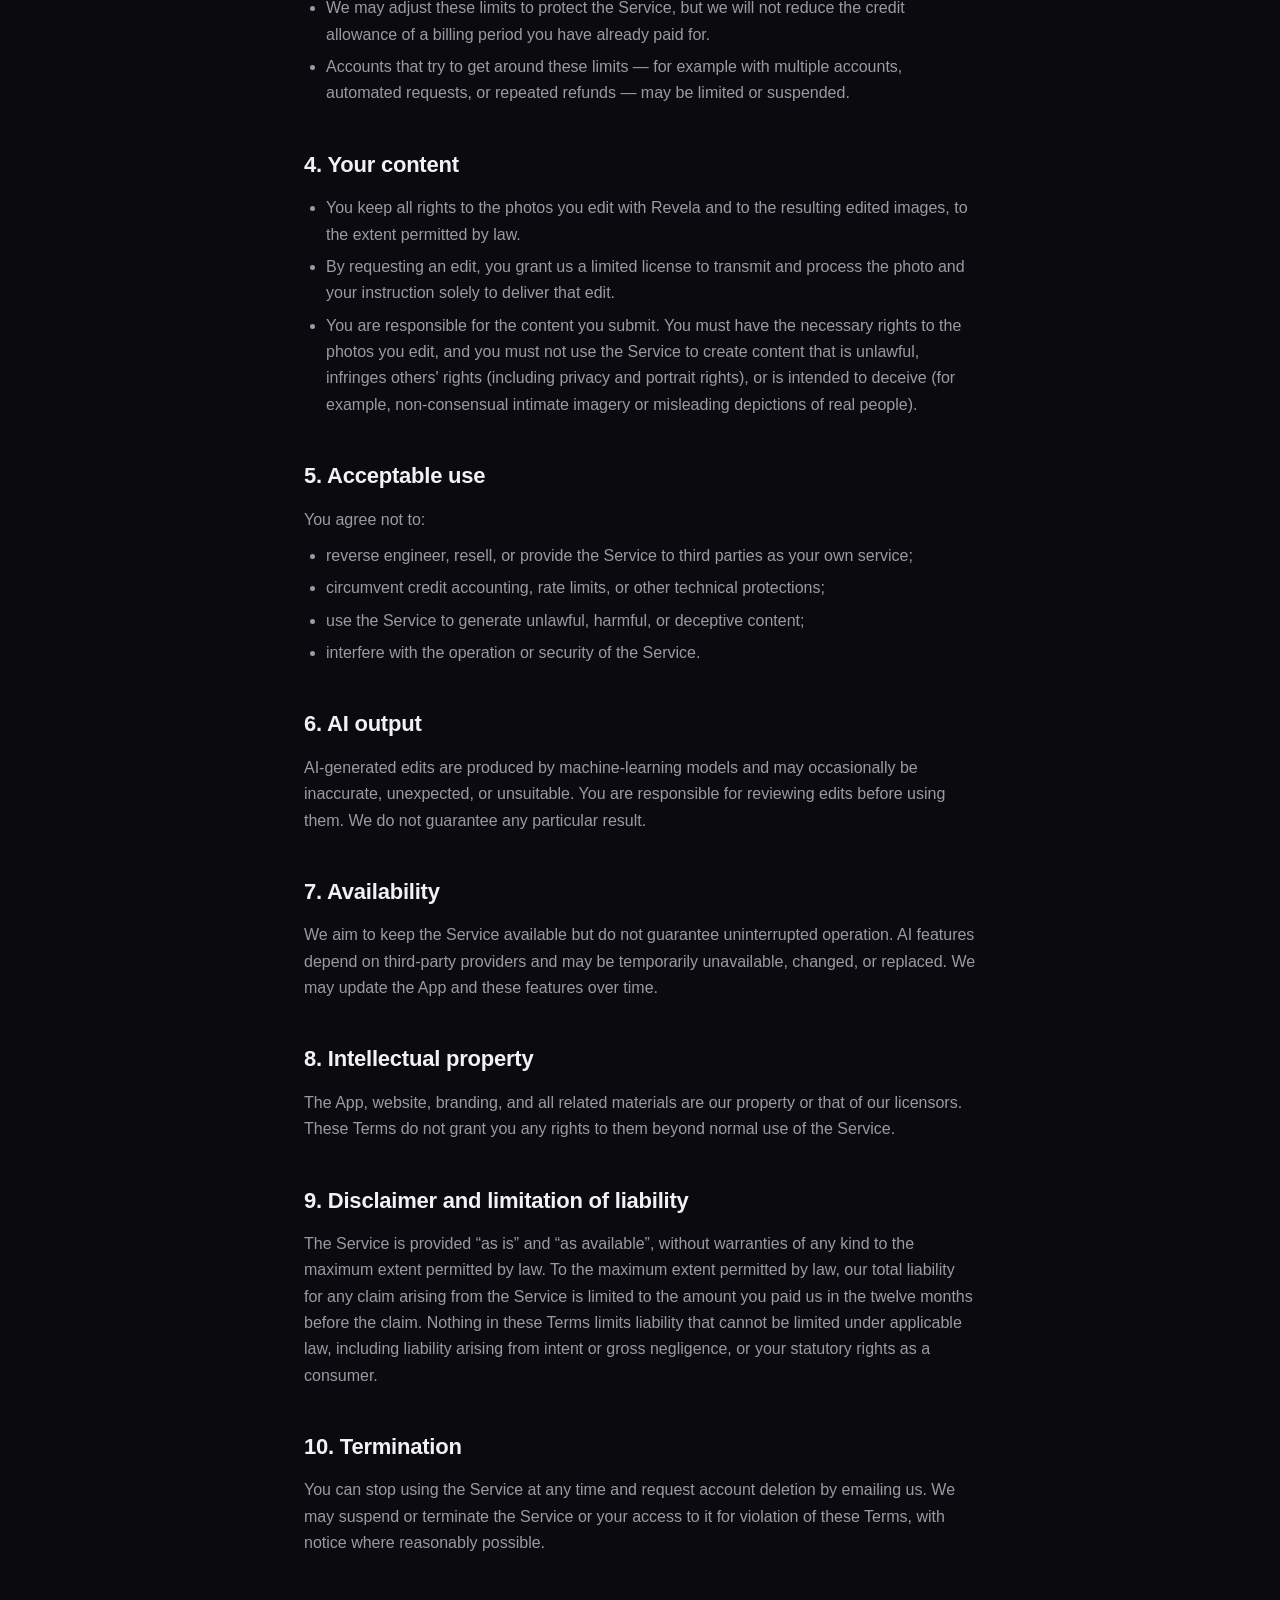
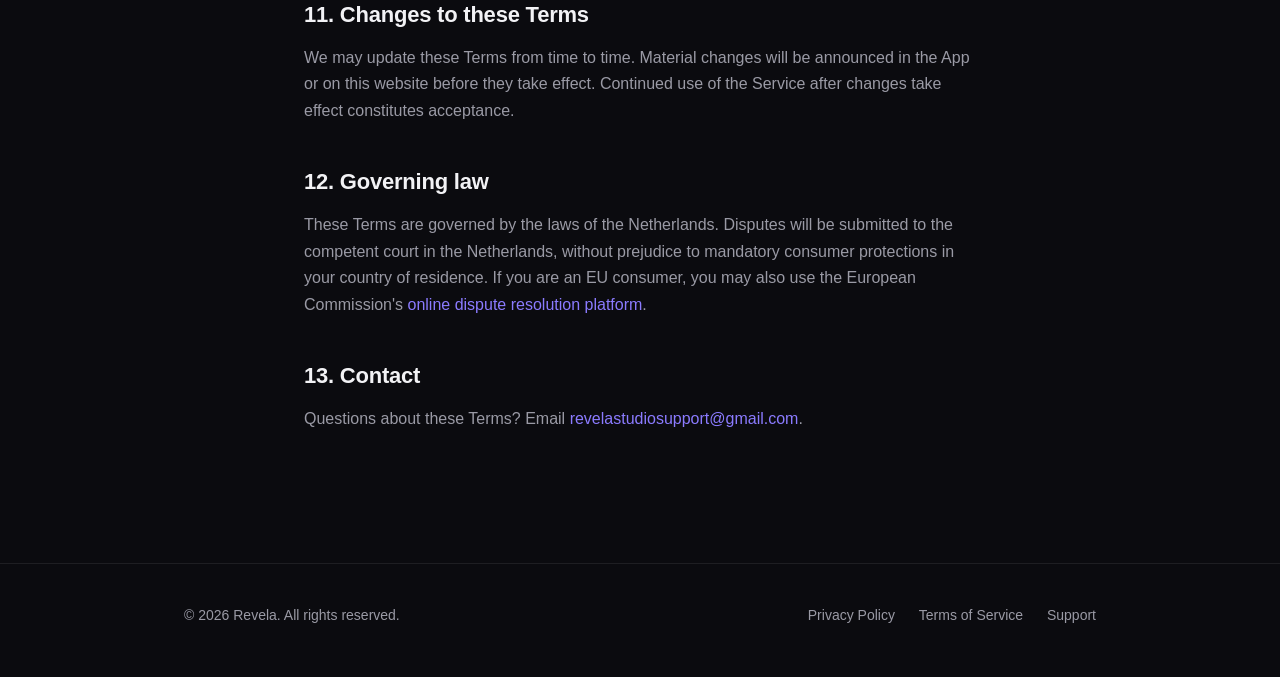
<file: terms.html>
<!DOCTYPE html>
<html lang="en">
<head>
  <meta charset="UTF-8">
  <meta name="viewport" content="width=device-width, initial-scale=1.0">
  <title>Terms of Service — Revela</title>
  <meta name="description" content="Terms of Service for Revela, the AI photo editor for Mac, iPhone and iPad.">
  <link rel="stylesheet" href="style.css">
</head>
<body>

<nav>
  <div class="wrap">
    <a class="brand" href="index.html">Revela<span>.</span></a>
    <div class="links">
      <a href="index.html#pricing">Pricing</a>
      <a href="support.html">Support</a>
    </div>
  </div>
</nav>

<main class="legal">
  <h1>Terms of Service</h1>
  <p class="updated">Last updated: October 1, 2026</p>

  <p>These Terms of Service (“Terms”) govern your use of the Revela app for macOS, iOS and iPadOS and this website (together, the “Service”), operated by Casper Steenhoven (“we”, “us”), based in the Netherlands. By downloading or using Revela, you agree to these Terms. If you do not agree, do not use the Service.</p>

  <h2>1. The Service</h2>
  <p>Revela is a photo editing app that uses artificial intelligence to modify images based on your written instructions. Your photo library is stored locally on your device; AI edits are processed through our servers and third-party AI providers.</p>

  <h2>2. Accounts</h2>
  <ul>
    <li>Certain features require an account, created via Sign in with Apple.</li>
    <li>You are responsible for activity that happens under your account.</li>
    <li>You must be at least 16 years old to use the Service.</li>
    <li>We may suspend or terminate accounts that violate these Terms or abuse the Service (including systematic abuse of refunds or the credit system).</li>
  </ul>

  <h2>3. Subscriptions, credits, and payments</h2>
  <ul>
    <li>Revela offers a free tier and paid subscriptions (<strong>Pro</strong> and <strong>Studio</strong>), billed monthly or yearly through the App Store, plus optional one-time credit top-ups.</li>
    <li>Each AI edit consumes credits based on the quality level you select. Credit allowances refill on a recurring basis and <strong>unused credits do not roll over</strong> unless stated otherwise in the App.</li>
    <li>Prices are shown in the App and may vary by region. Payment, renewal, and cancellation are handled by Apple: subscriptions renew automatically unless cancelled at least 24 hours before the end of the current period, and can be managed in your Apple ID settings.</li>
    <li>Refunds are handled by Apple under App Store policies. If a purchase is refunded, the associated credits and plan benefits are revoked.</li>
    <li>We may change plan pricing or credit allowances going forward; changes will not affect an already-paid billing period.</li>
  </ul>

  <h3>Fair use</h3>
  <ul>
    <li>Each plan includes a weekly credit allowance: <strong>Free 3</strong>, <strong>Pro 50</strong> and <strong>Studio 150</strong> credits. Allowances refill every Monday (UTC); unused credits do not roll over. Purchased top-up credits stay until used.</li>
    <li>Yearly plans may include a free trial. During the trial you receive a trial allowance of 20 credits per week; your plan's full allowance starts with the first paid billing period. If you cancel at least 24 hours before the trial ends, you will not be charged.</li>
    <li>To keep the Service sustainable for everyone, AI features are subject to fair-use limits, including a maximum number of AI edits per hour, a daily limit on AI analysis requests, and a shared daily budget for free accounts. When a limit is reached, AI features pause temporarily and resume automatically.</li>
    <li>You are never charged credits for an AI edit that fails or is refused; credits for failed edits are returned automatically.</li>
    <li>We may adjust these limits to protect the Service, but we will not reduce the credit allowance of a billing period you have already paid for.</li>
    <li>Accounts that try to get around these limits — for example with multiple accounts, automated requests, or repeated refunds — may be limited or suspended.</li>
  </ul>

  <h2>4. Your content</h2>
  <ul>
    <li>You keep all rights to the photos you edit with Revela and to the resulting edited images, to the extent permitted by law.</li>
    <li>By requesting an edit, you grant us a limited license to transmit and process the photo and your instruction solely to deliver that edit.</li>
    <li>You are responsible for the content you submit. You must have the necessary rights to the photos you edit, and you must not use the Service to create content that is unlawful, infringes others' rights (including privacy and portrait rights), or is intended to deceive (for example, non-consensual intimate imagery or misleading depictions of real people).</li>
  </ul>

  <h2>5. Acceptable use</h2>
  <p>You agree not to:</p>
  <ul>
    <li>reverse engineer, resell, or provide the Service to third parties as your own service;</li>
    <li>circumvent credit accounting, rate limits, or other technical protections;</li>
    <li>use the Service to generate unlawful, harmful, or deceptive content;</li>
    <li>interfere with the operation or security of the Service.</li>
  </ul>

  <h2>6. AI output</h2>
  <p>AI-generated edits are produced by machine-learning models and may occasionally be inaccurate, unexpected, or unsuitable. You are responsible for reviewing edits before using them. We do not guarantee any particular result.</p>

  <h2>7. Availability</h2>
  <p>We aim to keep the Service available but do not guarantee uninterrupted operation. AI features depend on third-party providers and may be temporarily unavailable, changed, or replaced. We may update the App and these features over time.</p>

  <h2>8. Intellectual property</h2>
  <p>The App, website, branding, and all related materials are our property or that of our licensors. These Terms do not grant you any rights to them beyond normal use of the Service.</p>

  <h2>9. Disclaimer and limitation of liability</h2>
  <p>The Service is provided “as is” and “as available”, without warranties of any kind to the maximum extent permitted by law. To the maximum extent permitted by law, our total liability for any claim arising from the Service is limited to the amount you paid us in the twelve months before the claim. Nothing in these Terms limits liability that cannot be limited under applicable law, including liability arising from intent or gross negligence, or your statutory rights as a consumer.</p>

  <h2>10. Termination</h2>
  <p>You can stop using the Service at any time and request account deletion by emailing us. We may suspend or terminate the Service or your access to it for violation of these Terms, with notice where reasonably possible.</p>

  <h2>11. Changes to these Terms</h2>
  <p>We may update these Terms from time to time. Material changes will be announced in the App or on this website before they take effect. Continued use of the Service after changes take effect constitutes acceptance.</p>

  <h2>12. Governing law</h2>
  <p>These Terms are governed by the laws of the Netherlands. Disputes will be submitted to the competent court in the Netherlands, without prejudice to mandatory consumer protections in your country of residence. If you are an EU consumer, you may also use the European Commission's <a href="https://ec.europa.eu/consumers/odr" rel="noopener">online dispute resolution platform</a>.</p>

  <h2>13. Contact</h2>
  <p>Questions about these Terms? Email <a href="mailto:revelastudiosupport@gmail.com">revelastudiosupport@gmail.com</a>.</p>
</main>

<footer>
  <div class="wrap">
    <div>© 2026 Revela. All rights reserved.</div>
    <div>
      <a href="privacy.html">Privacy Policy</a>
      <a href="terms.html">Terms of Service</a>
      <a href="support.html">Support</a>
    </div>
  </div>
</footer>

</body>
</html>
</file>
<file: style.css>
/* Revela — marketing site. Calm, premium, dark. */

:root {
  --bg: #0b0b0f;
  --bg-raised: #14141a;
  --border: rgba(255, 255, 255, 0.08);
  --text: #f2f2f5;
  --text-dim: #9a9aa5;
  --accent: #8b7bff;
  --accent-soft: rgba(139, 123, 255, 0.14);
  --radius: 14px;
  --max: 960px;
}

* { margin: 0; padding: 0; box-sizing: border-box; }

html { scroll-behavior: smooth; }

body {
  background: var(--bg);
  color: var(--text);
  font-family: -apple-system, BlinkMacSystemFont, "SF Pro Text", "Segoe UI", Inter, sans-serif;
  font-size: 17px;
  line-height: 1.65;
  -webkit-font-smoothing: antialiased;
}

a { color: var(--accent); text-decoration: none; }
a:hover { text-decoration: underline; }

.wrap { max-width: var(--max); margin: 0 auto; padding: 0 24px; }

/* Nav */
nav {
  position: sticky; top: 0; z-index: 10;
  backdrop-filter: blur(20px);
  background: rgba(11, 11, 15, 0.75);
  border-bottom: 1px solid var(--border);
}
nav .wrap {
  display: flex; align-items: center; justify-content: space-between;
  height: 60px;
}
.brand {
  font-weight: 700; font-size: 19px; letter-spacing: -0.02em;
  color: var(--text);
}
.brand:hover { text-decoration: none; }
.brand span { color: var(--accent); }
nav .links { display: flex; gap: 28px; font-size: 15px; }
nav .links a { color: var(--text-dim); }
nav .links a:hover { color: var(--text); text-decoration: none; }

/* Hero */
.hero { padding: 110px 0 80px; text-align: center; position: relative; overflow: hidden; }
.hero::before {
  content: ""; position: absolute; inset: -40% 0 auto 0; height: 600px;
  background: radial-gradient(ellipse at 50% 0%, var(--accent-soft), transparent 65%);
  pointer-events: none;
}
.hero h1 {
  font-size: clamp(38px, 6vw, 62px);
  font-weight: 800; letter-spacing: -0.03em; line-height: 1.08;
  margin-bottom: 20px; position: relative;
}
.hero h1 em { font-style: normal; color: var(--accent); }
.hero p.lede {
  font-size: 21px; color: var(--text-dim); max-width: 560px;
  margin: 0 auto 36px; position: relative;
}
.cta {
  display: inline-block; padding: 14px 30px; border-radius: 999px;
  background: var(--accent); color: #0b0b0f; font-weight: 600; font-size: 16px;
  transition: transform 0.15s ease, box-shadow 0.15s ease;
  position: relative;
}
.cta:hover { text-decoration: none; transform: translateY(-1px); box-shadow: 0 8px 30px var(--accent-soft); }
.cta.ghost {
  background: transparent; color: var(--text);
  border: 1px solid var(--border); margin-left: 12px;
}
.hero .note { margin-top: 18px; font-size: 14px; color: var(--text-dim); position: relative; }

/* Sections */
section { padding: 72px 0; }
section h2 {
  font-size: 32px; font-weight: 700; letter-spacing: -0.02em;
  text-align: center; margin-bottom: 12px;
}
section .sub {
  text-align: center; color: var(--text-dim); max-width: 540px;
  margin: 0 auto 48px;
}

/* Feature grid */
.grid { display: grid; grid-template-columns: repeat(3, 1fr); gap: 18px; }
@media (max-width: 760px) { .grid { grid-template-columns: 1fr; } }
.card {
  background: var(--bg-raised); border: 1px solid var(--border);
  border-radius: var(--radius); padding: 26px;
}
.card .icon { font-size: 26px; margin-bottom: 12px; }
.card h3 { font-size: 17px; font-weight: 600; margin-bottom: 6px; }
.card p { font-size: 15px; color: var(--text-dim); }

/* How it works */
.steps { display: grid; grid-template-columns: repeat(3, 1fr); gap: 18px; counter-reset: step; }
@media (max-width: 760px) { .steps { grid-template-columns: 1fr; } }
.step {
  padding: 26px; border-radius: var(--radius);
  border: 1px solid var(--border);
}
.step::before {
  counter-increment: step; content: counter(step);
  display: inline-flex; align-items: center; justify-content: center;
  width: 30px; height: 30px; border-radius: 999px;
  background: var(--accent-soft); color: var(--accent);
  font-weight: 700; font-size: 14px; margin-bottom: 14px;
}
.step h3 { font-size: 17px; margin-bottom: 6px; }
.step p { font-size: 15px; color: var(--text-dim); }

/* Pricing */
.plans { display: grid; grid-template-columns: repeat(3, 1fr); gap: 18px; align-items: stretch; }
@media (max-width: 760px) { .plans { grid-template-columns: 1fr; } }
.plan {
  background: var(--bg-raised); border: 1px solid var(--border);
  border-radius: var(--radius); padding: 30px 26px;
  display: flex; flex-direction: column;
}
.plan.featured { border-color: var(--accent); box-shadow: 0 0 40px var(--accent-soft); }
.plan .name { font-weight: 600; font-size: 15px; color: var(--text-dim); text-transform: uppercase; letter-spacing: 0.06em; }
.plan .price { font-size: 36px; font-weight: 800; letter-spacing: -0.02em; margin: 10px 0 2px; }
.plan .per { font-size: 14px; color: var(--text-dim); margin-bottom: 20px; }
.plan ul { list-style: none; flex: 1; }
.plan li { font-size: 15px; color: var(--text-dim); padding: 7px 0; border-top: 1px solid var(--border); }
.plan li::before { content: "✓  "; color: var(--accent); }

/* FAQ */
.faq { max-width: 680px; margin: 0 auto; }
.faq details {
  border: 1px solid var(--border); border-radius: var(--radius);
  padding: 18px 22px; margin-bottom: 10px; background: var(--bg-raised);
}
.faq summary { cursor: pointer; font-weight: 600; font-size: 16px; }
.faq details p { margin-top: 10px; color: var(--text-dim); font-size: 15px; }

/* Legal pages */
.legal { max-width: 720px; margin: 0 auto; padding: 70px 24px 90px; }
.legal h1 { font-size: 36px; letter-spacing: -0.02em; margin-bottom: 8px; }
.legal .updated { color: var(--text-dim); font-size: 14px; margin-bottom: 40px; }
.legal h2 { font-size: 22px; margin: 40px 0 12px; letter-spacing: -0.01em; }
.legal p, .legal li { color: var(--text-dim); font-size: 16px; }
.legal ul { padding-left: 22px; margin: 10px 0; }
.legal li { margin: 6px 0; }
.legal strong { color: var(--text); }
.legal table { width: 100%; border-collapse: collapse; margin: 14px 0; font-size: 15px; }
.legal th, .legal td { text-align: left; padding: 10px 12px; border: 1px solid var(--border); color: var(--text-dim); }
.legal th { color: var(--text); background: var(--bg-raised); }

/* Footer */
footer { border-top: 1px solid var(--border); padding: 40px 0 50px; margin-top: 40px; }
footer .wrap { display: flex; justify-content: space-between; flex-wrap: wrap; gap: 16px; font-size: 14px; color: var(--text-dim); }
footer a { color: var(--text-dim); margin-left: 20px; }
footer a:first-child { margin-left: 0; }
footer a:hover { color: var(--text); }
</file>
